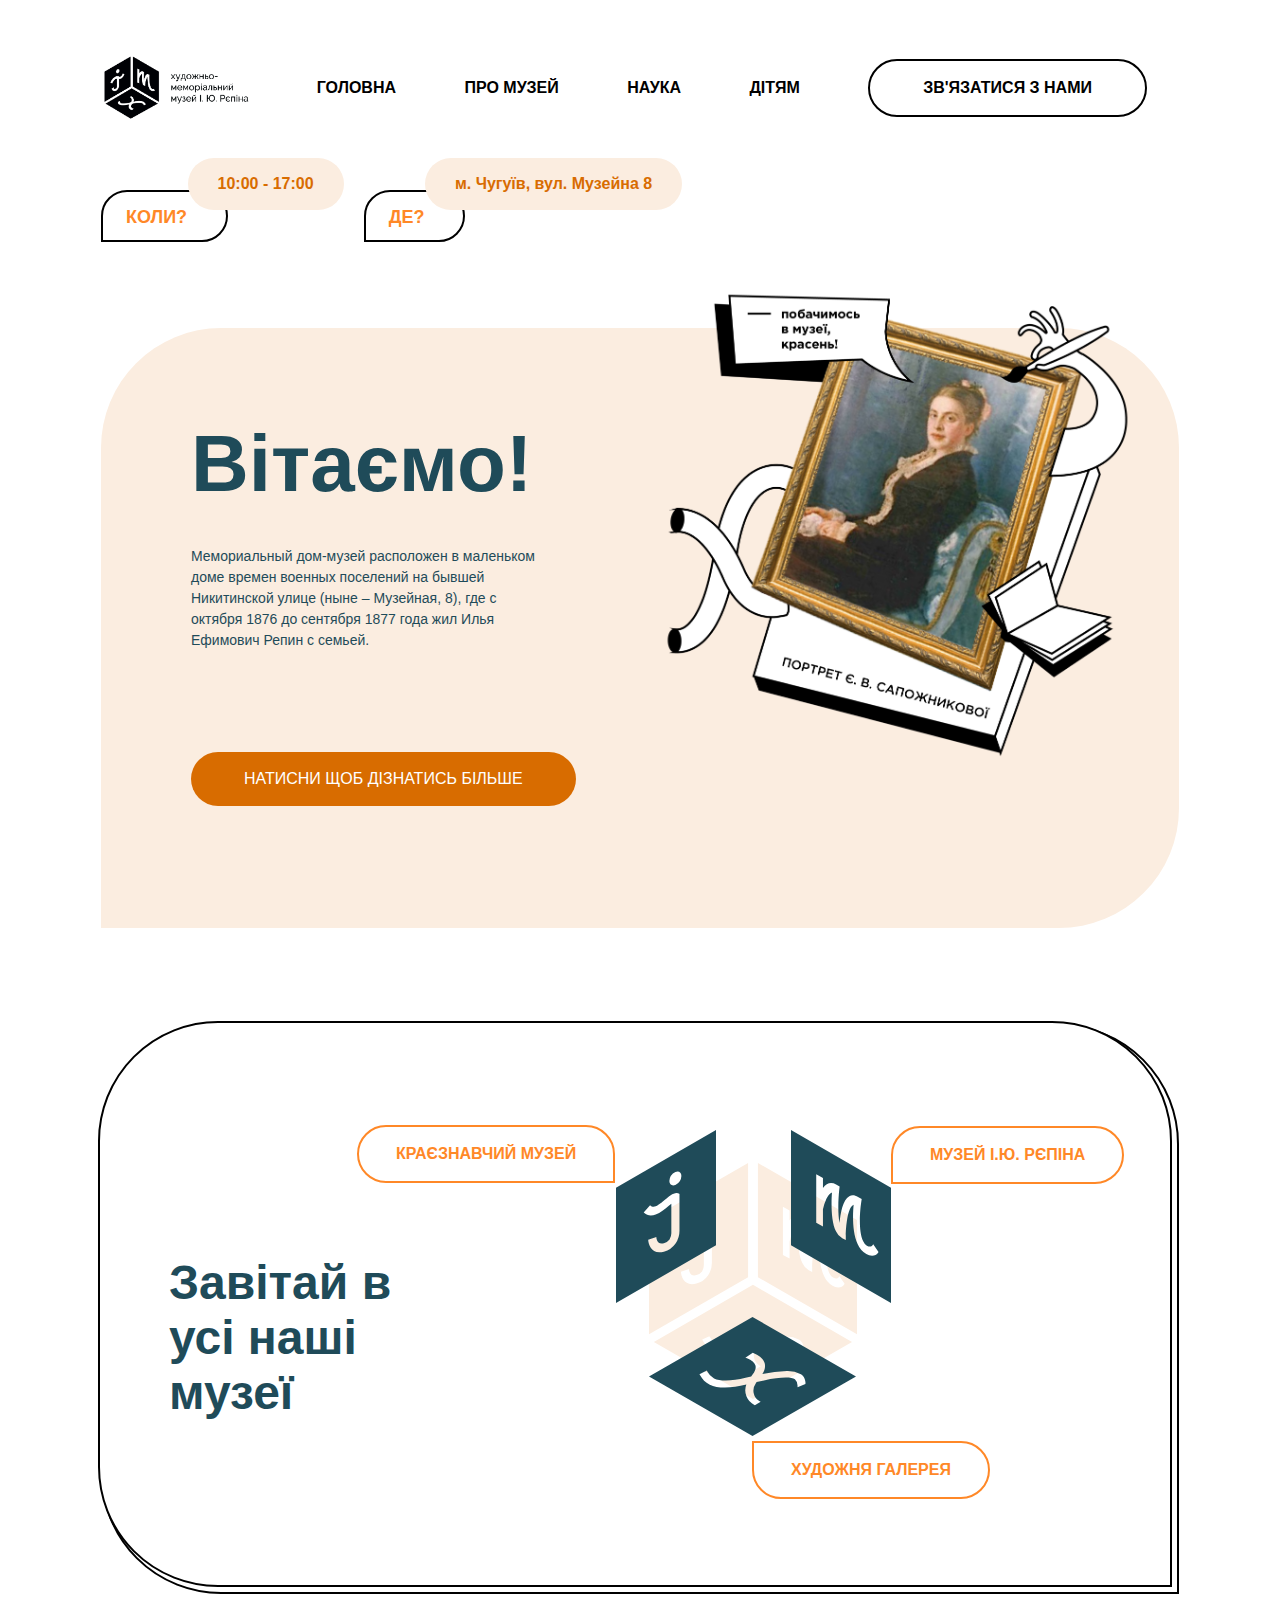
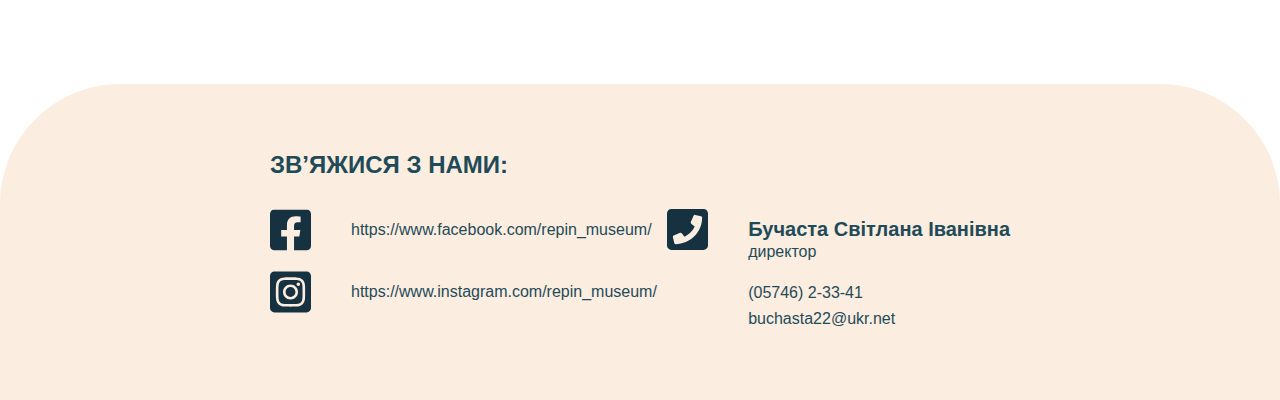
<file: index.html>
<!DOCTYPE html>
<html>

<head>
    <meta charset="UTF-8" />
    <meta name="viewport" content="width=device-width, initial-scale=1.0" />
    <link rel="stylesheet" href="styles.css" />
    <title>Museum</title>
</head>

<body>
    <header class="header container">
        <img class="logo" src="logotype-17.png" alt="" />
        <ul class="menu">
            <li><a href="#">Головна</a></li>
            <li><a href="#">Про музей</a></li>
            <li><a href="#">Наука</a></li>
            <li><a href="#">Дітям</a></li>
            <li><button class="order">Зв'язатися з нами</button></li>
        </ul>
    </header>
    <main class="container">
        <aside class="sticker">
            <div class="timetable-box">
                <div class="timetable-box-label">
                    Коли?
                </div>
                <div class="timetable-box-value">
                    10:00 - 17:00
                </div>
            </div>
            <div class="timetable-box">
                <div class="timetable-box-label">
                    Де?
                </div>
                <div class="timetable-box-value">
                    м. Чугуїв, вул. Музейна 8
                </div>
            </div>
        </aside>
        <section class="section-cream">
            <div>
                <h1 class="heading">Вітаємо!</h1>
                <p class="text-welcome">
                    Мемориальный дом-музей расположен в маленьком доме времен военных поселений на бывшей Никитинской улице (ныне – Музейная, 8), где с октября 1876 до сентября 1877 года жил Илья Ефимович Репин с семьей.
                </p>
                <a href="#" class="orange-button">
                    НАТИСНИ ЩОБ ДІЗНАТИСЬ БІЛЬШЕ
                </a>
            </div>
            <img class="welcome-image" src="welcome image.png" alt="" />
        </section>
        <section class="section-bw box-bw">
            <div class="box-bw box-bw-size"></div>
            <div class="content-bw">
                <h1 class="small-heading">
                    Завітай в усі наші музеї
                </h1>
                <div class="all-museums-logos">
                    <a href="#" class="museums-buttons museum-hystory">
                        КРАЄЗНАВЧИЙ МУЗЕЙ
                    </a>
                    <a href="#" class="museums-buttons museum-repin">
                        МУЗЕЙ І.Ю. РЄПІНА
                    </a>
                    <a href="#" class="museums-buttons museum-art">
                        ХУДОЖНЯ ГАЛЕРЕЯ
                    </a>
                    <div class="musems-group">
                        <img class="logo-cream" src="logo-cream.svg" alt="">
                        <img class="logo-museums-group logo-hystory" src="logo-hystory-green.svg" alt="">
                        <img class="logo-museums-group logo-repin" src="logo-repin-green.svg" alt="">
                        <img class="logo-museums-group logo-art" src="logo-art-green.svg" alt="">
                    </div>
                </div>
            </div>
        </section>
    </main>

    <footer class="footer">
        <h3 class="xs-heading">ЗВ’ЯЖИСЯ З НАМИ:</h3>
        <section class="columns">
            <div class="contacts-social">
                <div class="social">
                    <img class="img-margins" src="facebook.svg">
                    <a href="https://www.facebook.com/repin_museum/" target="_blank" class="text-footer">
                        https://www.facebook.com/repin_museum/
                    </a>
                </div>
                <div class="social">
                    <img class="img-margins" src="Instagram.svg">
                    <a href="https://www.instagram.com/repin_museum/" target="_blank" class="text-footer">
                        https://www.instagram.com/repin_museum/
                    </a>
                </div>
            </div>

            <div class="contact-phone">
                <img class="img-margins" src="Phone.svg">
                <div>
                    <div class=name-job>
                        <p class="name">
                            Бучаста Світлана Іванівна
                        </p>
                        <p class="text-footer">
                            директор
                        </p>
                        <div class="phone-email">
                            <a href="tel:0574623341" class="text-footer">
                            (05746) 2-33-41
                        </a>
                            <a href="mailto:buchasta22@ukr.net" class="text-footer margin-text">
                            buchasta22@ukr.net
                        </a>
                        </div>
                    </div>
                </div>
        </section>

    </footer>
</body>

</html>
</file>
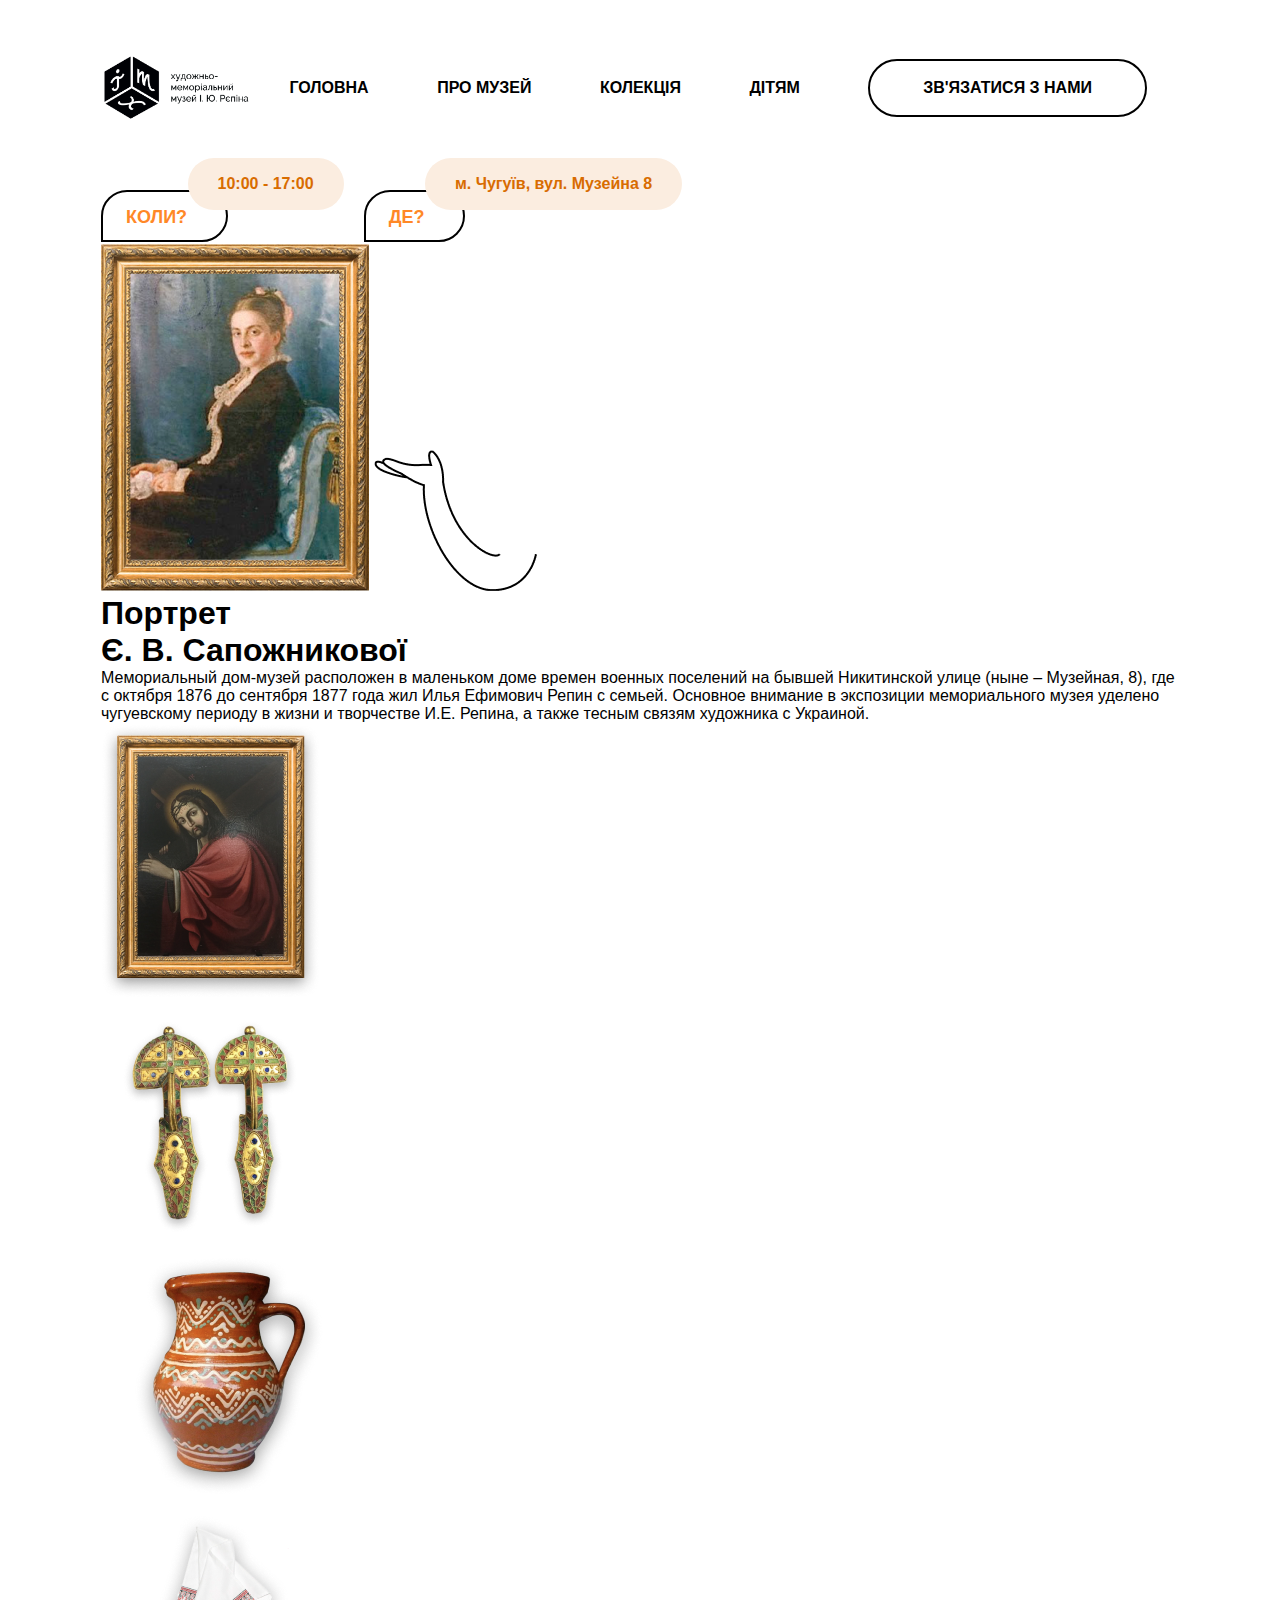
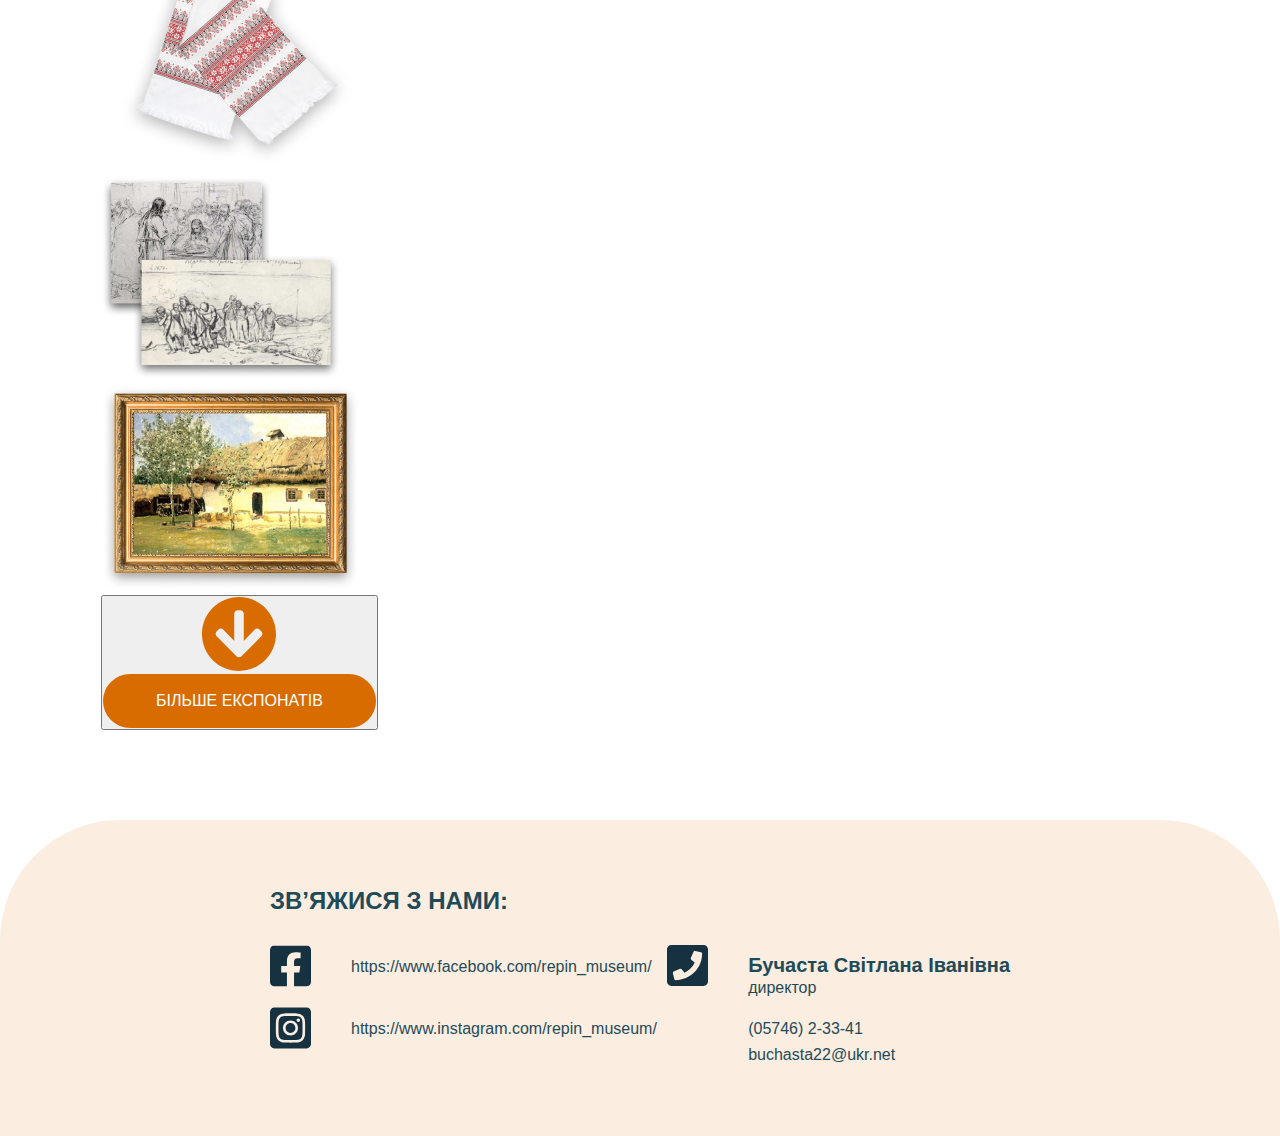
<file: about.html>
<!DOCTYPE html>
<html>

<head>
    <meta charset="UTF-8" />
    <meta name="viewport" content="width=device-width, initial-scale=1.0" />
    <link rel="stylesheet" href="styles.css" />
    <title>Exhibition</title>
</head>

<body>
    <header class="header container">
        <img class="logo" src="images/logotype-17.png" alt="" />
        <ul class="menu">
            <li><a href="index.html">Головна</a></li>
            <li><a href="museums.html">Про музей</a></li>
            <li><a class="active-menu-item" href="about.html">Колекція</a></li>
            <li><a href="#">Дітям</a></li>
            <li><button class="order">Зв'язатися з нами</button></li>
        </ul>
    </header>
    <main class="container">
        <aside class="sticker">
            <div class="timetable-box">
                <div class="timetable-box-label">
                    Коли?
                </div>
                <div class="timetable-box-value">
                    10:00 - 17:00
                </div>
            </div>
            <div class="timetable-box">
                <div class="timetable-box-label">
                    Де?
                </div>
                <div class="timetable-box-value">
                    м. Чугуїв, вул. Музейна 8
                </div>
            </div>
        </aside>
        <section class="section-green">
            <div class="picture-arm">
                <img class="portrait" src="images/picture 1.png" alt="" />
                <img class="arm" src="images/arm.png" alt="" />
            </div>
            <div class="portrait-information">
                <h1 class="heading-portrait">Портрет <br /> Є. В. Сапожникової</h1>
                <p class="text-about-picture">
                    Мемориальный дом-музей расположен в маленьком доме времен военных поселений на бывшей Никитинской улице (ныне – Музейная, 8), где с октября 1876 до сентября 1877 года жил Илья Ефимович Репин с семьей. Основное внимание в экспозиции мемориального музея
                    уделено чугуевскому периоду в жизни и творчестве И.Е. Репина, а также тесным связям художника с Украиной.
        </section>
        <section class="buttons-group">
            <a href="#" class="bw-button-group">
                <div class="bw-button">
                    <img src="images/img1.png" />
                </div>
                <div class="bw-button-back"></div>
            </a>
            <a href="#" class="bw-button-group">
                <div class="bw-button">
                    <img src="images/img2.png" />
                </div>
                <div class="bw-button-back"></div>
            </a>
            <a href="#" class="bw-button-group">
                <div class="bw-button">
                    <img src="images/img3.png" />
                </div>
                <div class="bw-button-back"></div>
            </a>
            <a href="#" class="bw-button-group">
                <div class="bw-button">
                    <img src="images/img4.png" />
                </div>
                <div class="bw-button-back"></div>
            </a>
            <a href="#" class="bw-button-group">
                <div class="bw-button">
                    <img src="images/img5.png" />
                </div>
                <div class="bw-button-back"></div>
            </a>
            <a href="#" class="bw-button-group">
                <div class="bw-button">
                    <img src="images/img6.png" />
                </div>
                <div class="bw-button-back"></div>
            </a>
        </section>
        <button class="arrow-button">
            <img class="margin-arrow" src="images/arrow.svg"/>
            <div class="orange-button">
                БІЛЬШЕ ЕКСПОНАТІВ
            </div>
        </button>
    </main>
    <footer class="footer footer-animated">
        <h3 class="xs-heading">ЗВ’ЯЖИСЯ З НАМИ:</h3>
        <section class="columns hidden-footer">
            <div class="contacts-social">
                <div class="social">
                    <img class="img-margins" src="images/facebook.svg">
                    <a href="https://www.facebook.com/repin_museum/" target="_blank" class="text-footer">
                        https://www.facebook.com/repin_museum/
                    </a>
                </div>
                <div class="social">
                    <img class="img-margins" src="images/Instagram.svg">
                    <a href="https://www.instagram.com/repin_museum/" target="_blank" class="text-footer">
                        https://www.instagram.com/repin_museum/
                    </a>
                </div>
            </div>

            <div class="contact-phone">
                <img class="img-margins" src="images/Phone.svg">
                <div>
                    <div class=name-job>
                        <p class="name">
                            Бучаста Світлана Іванівна
                        </p>
                        <p class="text-footer">
                            директор
                        </p>
                        <div class="phone-email">
                            <a href="tel:0574623341" class="text-footer">
                            (05746) 2-33-41
                        </a>
                            <a href="mailto:buchasta22@ukr.net" class="text-footer margin-text">
                            buchasta22@ukr.net
                        </a>
                        </div>
                    </div>
                </div>
        </section>

    </footer>
</body>
</file>
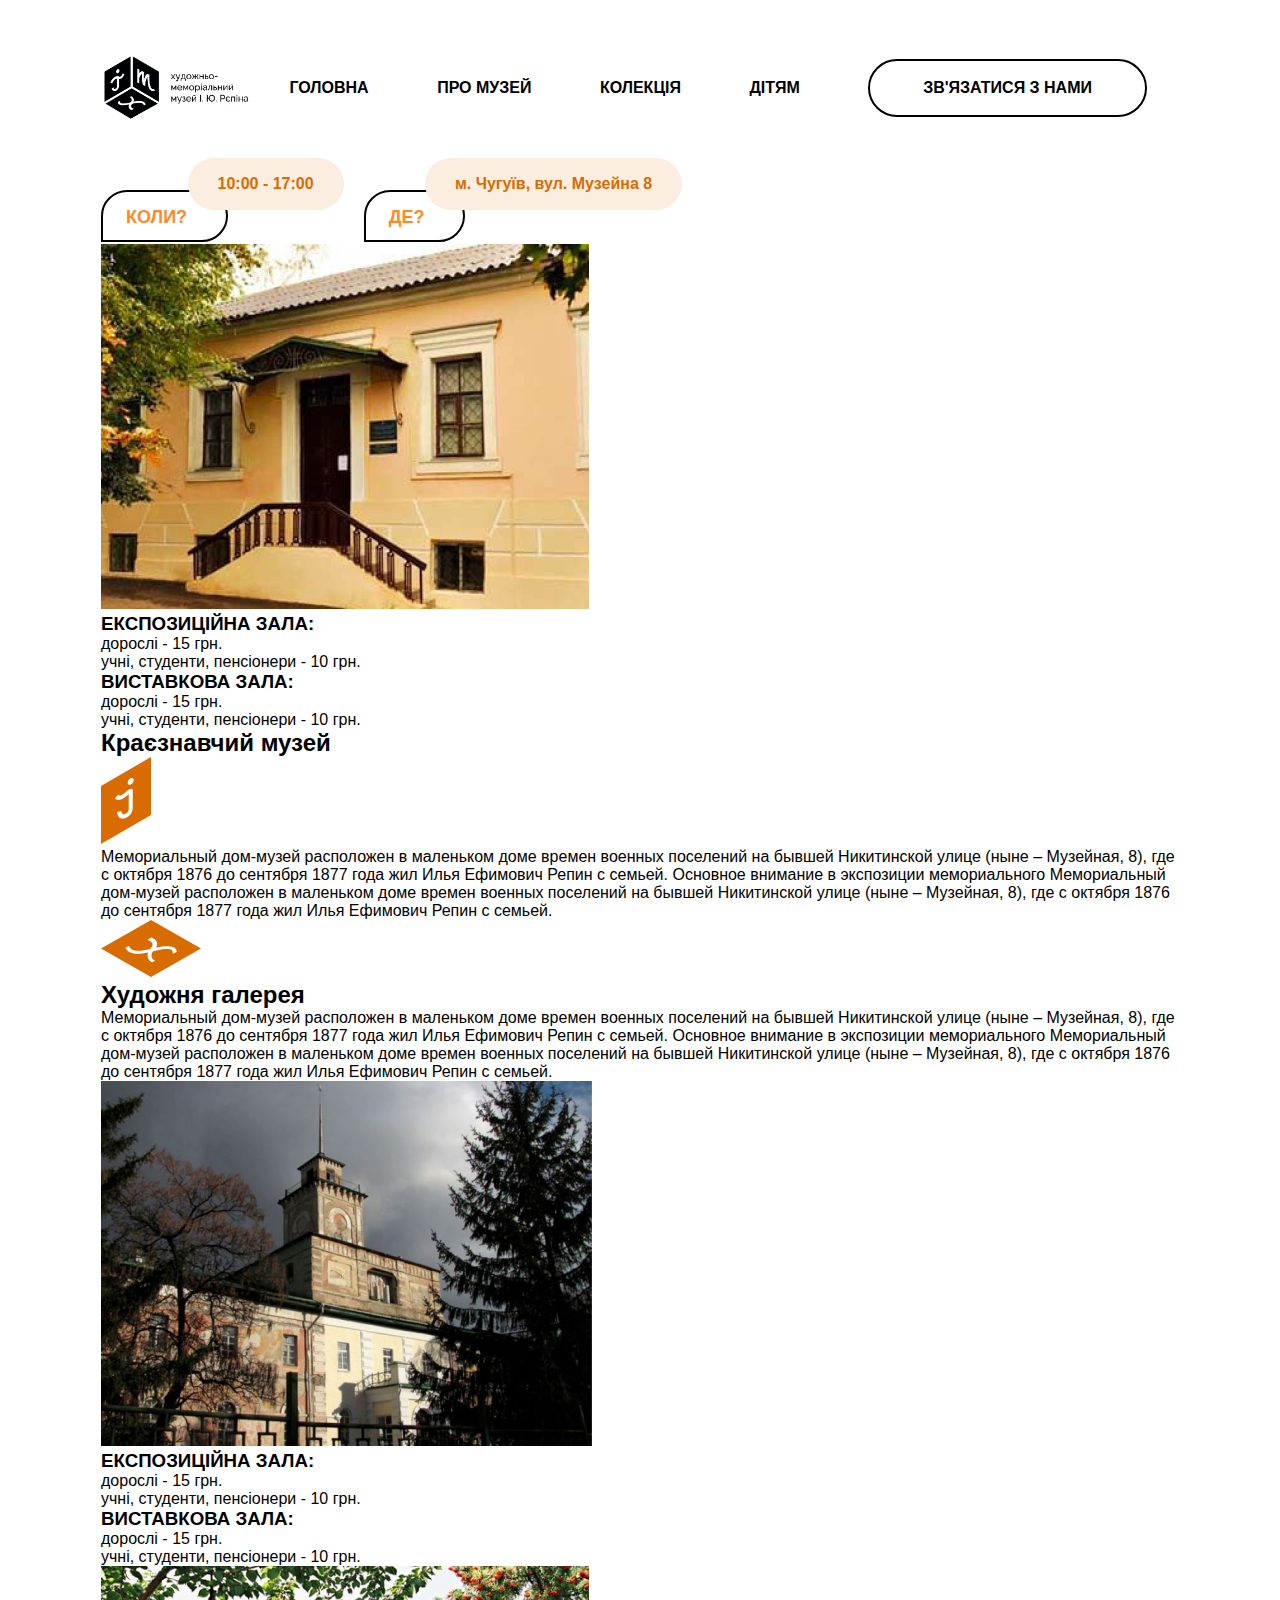
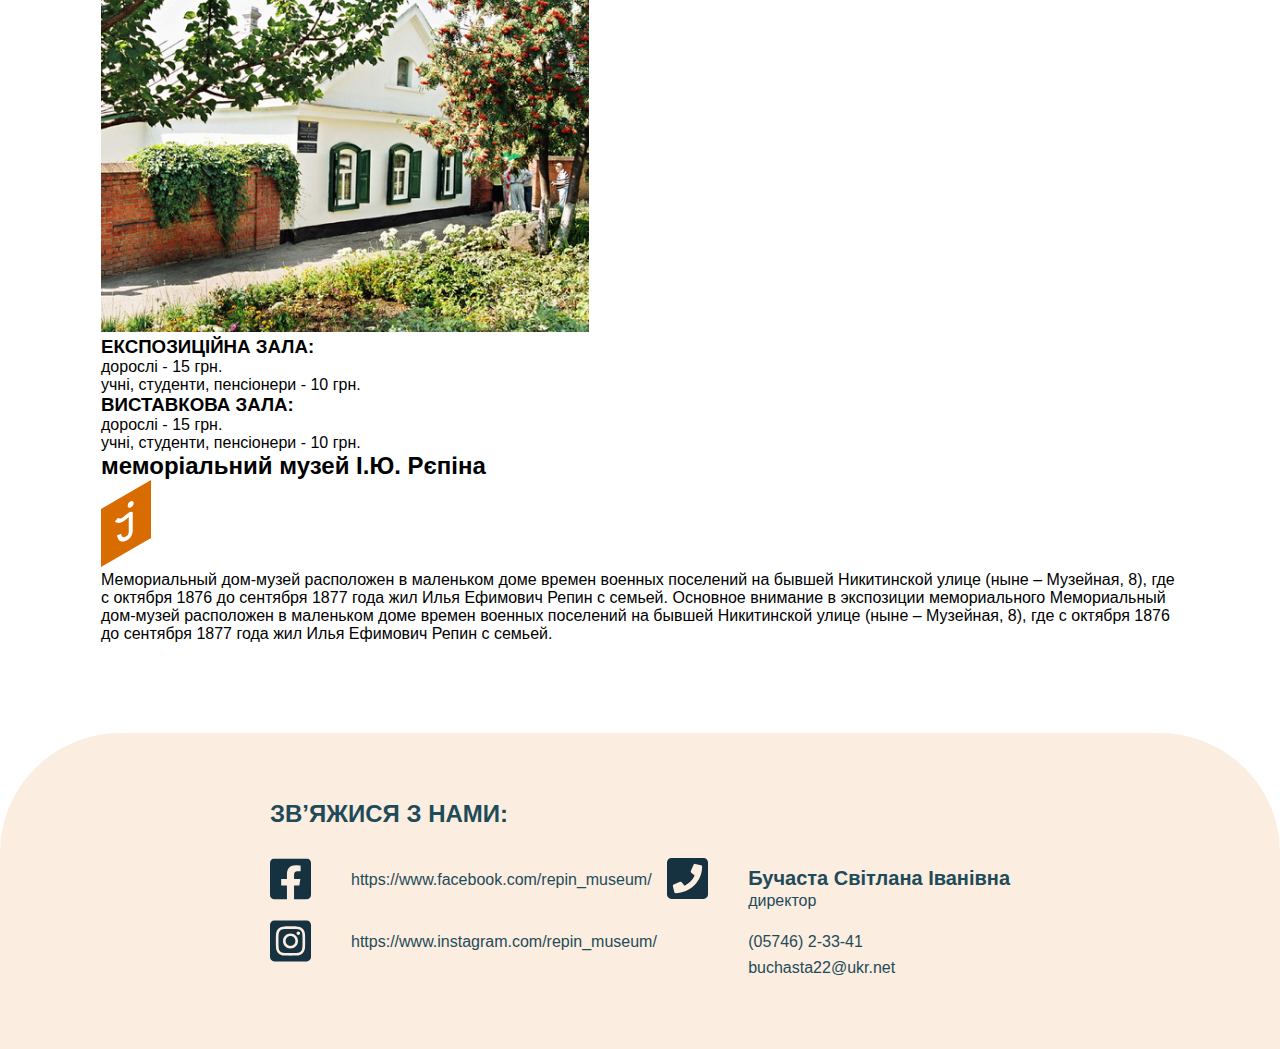
<file: museums.html>
<!DOCTYPE html>
<html>

<head>
    <meta charset="UTF-8" />
    <meta name="viewport" content="width=device-width, initial-scale=1.0" />
    <link rel="stylesheet" href="styles.css" />
    <title>All museums</title>
</head>

<body>
    <header class="header container">
        <img class="logo" src="images/logotype-17.png" alt="" />
        <ul class="menu">
            <li><a href="index.html">Головна</a></li>
            <li><a class="active-menu-item" href="museums.html">Про музей</a></li>
            <li><a href="about.html">Колекція</a></li>
            <li><a href="#">Дітям</a></li>
            <li><button class="order">Зв'язатися з нами</button></li>
        </ul>
    </header>
    <main class="container">
        <aside class="sticker">
            <div class="timetable-box">
                <div class="timetable-box-label">
                    Коли?
                </div>
                <div class="timetable-box-value">
                    10:00 - 17:00
                </div>
            </div>
            <div class="timetable-box">
                <div class="timetable-box-label">
                    Де?
                </div>
                <div class="timetable-box-value">
                    м. Чугуїв, вул. Музейна 8
                </div>
            </div>
        </aside>
        <section id="history-museum" class="section-cream-small">
            <div class="photo-price">
                <img class="photo-museums" src="images/hystory_museum.png" alt="" />
                <div class="price-box">
                    <h3 class="price-heading">
                        ЕКСПОЗИЦІЙНА ЗАЛА:
                    </h3>
                    <p class="price-text">
                        дорослі - <span class="price">15 грн.</span> <br />учні, студенти, пенсіонери - <span class="price">10 грн.</span>
                    </p>
                    <h3 class="price-heading">
                        ВИСТАВКОВА ЗАЛА:
                    </h3>
                    <p class="price-text">
                        дорослі - <span class="price">15 грн.</span> <br />учні, студенти, пенсіонери - <span class="price">10 грн.</span>
                    </p>
                </div>
            </div>
            <div class="price-text-content">
                <div class="heading-svg">
                    <h2 class="museums-headings">
                        Краєзнавчий музей
                    </h2>
                    <img src="images/history-logo.svg" alt="" />
                </div>
                <p>
                    Мемориальный дом-музей расположен в маленьком доме времен военных поселений на бывшей Никитинской улице (ныне – Музейная, 8), где с октября 1876 до сентября 1877 года жил Илья Ефимович Репин с семьей. Основное внимание в экспозиции мемориального Мемориальный
                    дом-музей расположен в маленьком доме времен военных поселений на бывшей Никитинской улице (ныне – Музейная, 8), где с октября 1876 до сентября 1877 года жил Илья Ефимович Репин с семьей.
                </p>
            </div>
        </section>


        <section id="art-museum" class="section-cream-small-2">
            <div class="price-text-content">
                <div class="heading-svg">
                    <img class="icon-margin" src="images/art-logo.svg" alt="" />
                    <h2 class="museums-headings">
                        Художня галерея
                    </h2>
                </div>
                <p>
                    Мемориальный дом-музей расположен в маленьком доме времен военных поселений на бывшей Никитинской улице (ныне – Музейная, 8), где с октября 1876 до сентября 1877 года жил Илья Ефимович Репин с семьей. Основное внимание в экспозиции мемориального Мемориальный
                    дом-музей расположен в маленьком доме времен военных поселений на бывшей Никитинской улице (ныне – Музейная, 8), где с октября 1876 до сентября 1877 года жил Илья Ефимович Репин с семьей.
                </p>
            </div>
            <div class="photo-price-2">
                <img class="photo-museums" src="images/art-museum.png" alt="" />
                <div class="price-box">
                    <h3 class="price-heading">
                        ЕКСПОЗИЦІЙНА ЗАЛА:
                    </h3>
                    <p class="price-text">
                        дорослі - <span class="price">15 грн.</span> <br />учні, студенти, пенсіонери - <span class="price">10 грн.</span>
                    </p>
                    <h3 class="price-heading">
                        ВИСТАВКОВА ЗАЛА:
                    </h3>
                    <p class="price-text">
                        дорослі - <span class="price">15 грн.</span> <br />учні, студенти, пенсіонери - <span class="price">10 грн.</span>
                    </p>
                </div>
            </div>
        </section>

        <section id="repin-museum" class="section-cream-small-3">
            <div class="photo-price-3">
                <img class="photo-museums" src="images/museum-repin.png" alt="" />
                <div class="price-box">
                    <h3 class="price-heading">
                        ЕКСПОЗИЦІЙНА ЗАЛА:
                    </h3>
                    <p class="price-text">
                        дорослі - <span class="price">15 грн.</span> <br />учні, студенти, пенсіонери - <span class="price">10 грн.</span>
                    </p>
                    <h3 class="price-heading">
                        ВИСТАВКОВА ЗАЛА:
                    </h3>
                    <p class="price-text">
                        дорослі - <span class="price">15 грн.</span> <br />учні, студенти, пенсіонери - <span class="price">10 грн.</span>
                    </p>
                </div>
            </div>
            <div class="price-text-content">
                <div class="heading-svg">
                    <h2 class="museums-headings">
                        меморіальний музей І.Ю. Рєпіна
                    </h2>
                    <img src="images/history-logo.svg" alt="" />
                </div>
                <p>
                    Мемориальный дом-музей расположен в маленьком доме времен военных поселений на бывшей Никитинской улице (ныне – Музейная, 8), где с октября 1876 до сентября 1877 года жил Илья Ефимович Репин с семьей. Основное внимание в экспозиции мемориального Мемориальный
                    дом-музей расположен в маленьком доме времен военных поселений на бывшей Никитинской улице (ныне – Музейная, 8), где с октября 1876 до сентября 1877 года жил Илья Ефимович Репин с семьей.
                </p>
            </div>
        </section>
    </main>
    <footer class="footer footer-animated">
        <h3 class="xs-heading">ЗВ’ЯЖИСЯ З НАМИ:</h3>
        <section class="columns hidden-footer">
            <div class="contacts-social">
                <div class="social">
                    <img class="img-margins" src="images/facebook.svg">
                    <a href="https://www.facebook.com/repin_museum/" target="_blank" class="text-footer">
                        https://www.facebook.com/repin_museum/
                    </a>
                </div>
                <div class="social">
                    <img class="img-margins" src="images/Instagram.svg">
                    <a href="https://www.instagram.com/repin_museum/" target="_blank" class="text-footer">
                        https://www.instagram.com/repin_museum/
                    </a>
                </div>
            </div>

            <div class="contact-phone">
                <img class="img-margins" src="images/Phone.svg">
                <div>
                    <div class=name-job>
                        <p class="name">
                            Бучаста Світлана Іванівна
                        </p>
                        <p class="text-footer">
                            директор
                        </p>
                        <div class="phone-email">
                            <a href="tel:0574623341" class="text-footer">
                            (05746) 2-33-41
                        </a>
                            <a href="mailto:buchasta22@ukr.net" class="text-footer margin-text">
                            buchasta22@ukr.net
                        </a>
                        </div>
                    </div>
                </div>
        </section>

    </footer>
</body>
</file>
<file: styles.css>
* {
    box-sizing: border-box;
    margin: 0;
    padding: 0;
}

body {
    font-family: "Open Sans", "Helvetica Neue", Helvetica, sans-serif;
}

.container {
    max-width: 1078px;
    margin: auto;
}

.header {
    margin-top: 55px;
    margin-bottom: 70px;
    display: flex;
    align-items: center;
    justify-content: space-between;
}

ul {
    margin: 0;
    padding: 0;
}

.logo {
    width: 150px;
}

.menu li {
    display: inline;
    margin: 0px 32px;
}

.menu li a {
    color: black;
    text-decoration: none;
    text-transform: uppercase;
    font-size: 16px;
    font-weight: 600;
}

.order {
    background-color: white;
    border: 2px black solid;
    text-align: center;
    padding: 18px 53px;
    color: black;
    text-transform: uppercase;
    font-size: 16px;
    font-weight: 600;
    border-radius: 30px;
    cursor: pointer;
}

.sticker {
    display: flex;
}

.timetable-box-label {
    display: inline-block;
    height: 52px;
    border: 2px black solid;
    border-top-left-radius: 30px;
    border-top-right-radius: 30px;
    border-bottom-right-radius: 30px;
    font-size: 18px;
    font-weight: 700;
    color: #FF8827;
    text-transform: uppercase;
    line-height: 50px;
    padding-left: 23px;
    padding-right: 39px;
}

.timetable-box-value {
    display: inline-block;
    height: 52px;
    line-height: 52px;
    background-color: #FBEDE0;
    border-radius: 30px;
    padding: 0px 30px;
    font-weight: bold;
    font-size: 16px;
    color: #D86C00;
    position: relative;
    top: -34px;
    left: -45px;
    margin-right: -25px;
}

.section-cream {
    display: flex;
    justify-content: space-between;
    align-items: flex-start;
    background-color: #FBEDE0;
    border-top-left-radius: 120px;
    border-top-right-radius: 120px;
    border-bottom-right-radius: 120px;
    margin-top: 84px;
    padding: 90px;
    padding-right: 42px;
    padding-bottom: 40px;
}

.heading {
    display: inline-block;
    font-weight: bold;
    font-size: 80px;
    color: #1F4B59;
}

.text-welcome {
    width: 354px;
    min-height: 170px;
    font-size: 14px;
    line-height: 21px;
    color: #1F4B59;
    margin: 36px 0px;
    text-decoration: none;
}

.orange-button {
    background-color: #D86C00;
    border: none;
    text-align: center;
    display: block;
    padding: 18px 53px;
    color: white;
    text-transform: uppercase;
    font-size: 16px;
    border-radius: 30px;
    cursor: pointer;
    text-decoration: none;
}

.welcome-image {
    width: 480px;
    position: relative;
    top: -130px
}

.section-bw {
    margin-top: 96px;
    position: relative;
    z-index: 0;
    height: 570px;
}

.box-bw {
    border: 2px black solid;
    border-top-left-radius: 120px;
    border-top-right-radius: 120px;
    border-bottom-left-radius: 120px;
    background-color: white;
    padding: 120px 135px 96px 66px;
}

.box-bw-size {
    position: absolute;
    top: -5px;
    bottom: 5px;
    left: -5px;
    right: 5px;
}

.small-heading {
    display: inline-block;
    font-weight: bold;
    font-size: 48px;
    color: #1F4B59;
    width: 266px;
    margin-top: 109px;
}

.content-bw {
    z-index: 1;
    position: relative;
}

.museums-buttons {
    display: inline-block;
    border: 2px #FF8827 solid;
    background-color: white;
    text-align: center;
    padding: 18px 37px;
    color: #FF8827;
    text-transform: uppercase;
    font-size: 16px;
    font-weight: 600;
    border-radius: 30px;
    cursor: pointer;
    text-decoration: none;
    position: absolute;
}

.museum-hystory {
    border-bottom-right-radius: 0;
    left: 54px;
    top: 17px;
}

.museum-repin {
    border-bottom-left-radius: 0;
    left: 588px;
    top: 18px;
}

.museum-art {
    border-top-left-radius: 0;
    left: 449px;
    bottom: -41px;
}

.logo-cream {
    width: 208px;
}

.musems-group {
    position: relative;
}

.logo-museums-group {
    position: absolute;
}

.logo-hystory {
    width: 100px;
    left: -33px;
    top: -33px;
}

.logo-repin {
    width: 100px;
    left: 142px;
    top: -33px;
}

.logo-art {
    width: 207px;
    left: 0px;
    bottom: -33px;
}

.all-museums-logos {
    position: absolute;
    left: 134px;
    top: -38px;
    height: 350px;
    width: 900px;
    display: flex;
    justify-content: center;
    align-items: center;
}

.footer {
    background-color: #FBEDE0;
    border-top-left-radius: 120px;
    border-top-right-radius: 120px;
    border-bottom-right-radius: 0px;
    border-bottom-left-radius: 0px;
    margin-top: 90px;
    padding: 67px 270px;
}

.columns {
    display: flex;
    flex-direction: row;
    align-items: flex-start;
    justify-content: space-between;
}

.main-footer {
    width: 883px;
    height: 211px;
    display: flex;
    flex-direction: row;
    flex-wrap: nowrap;
    justify-content: space-between;
    align-items: flex-start;
    align-content: stretch;
}

.xs-heading {
    display: inline-block;
    font-weight: bold;
    font-size: 24px;
    color: #1F4B59;
    margin-bottom: 30px;
}

.contacts-social {
    display: flex;
    flex-direction: column;
    align-items: flex-start;
}

.social {
    display: flex;
    align-items: center;
    margin-bottom: 20px;
}

.img-margins {
    margin-right: 40px;
}

.text-footer {
    line-height: 21px;
    color: #1F4B59;
    text-decoration: none;
}

.name {
    color: #1F4B59;
    font-weight: 700;
    font-size: 20px;
}

.contact-phone {
    display: flex;
    align-items: flex-start;
}

.name-job {
    margin-top: 9px;
}

.phone-email {
    margin-top: 20px;
}

.margin-text {
    margin-top: 5px;
    display: block;
}
</file>
